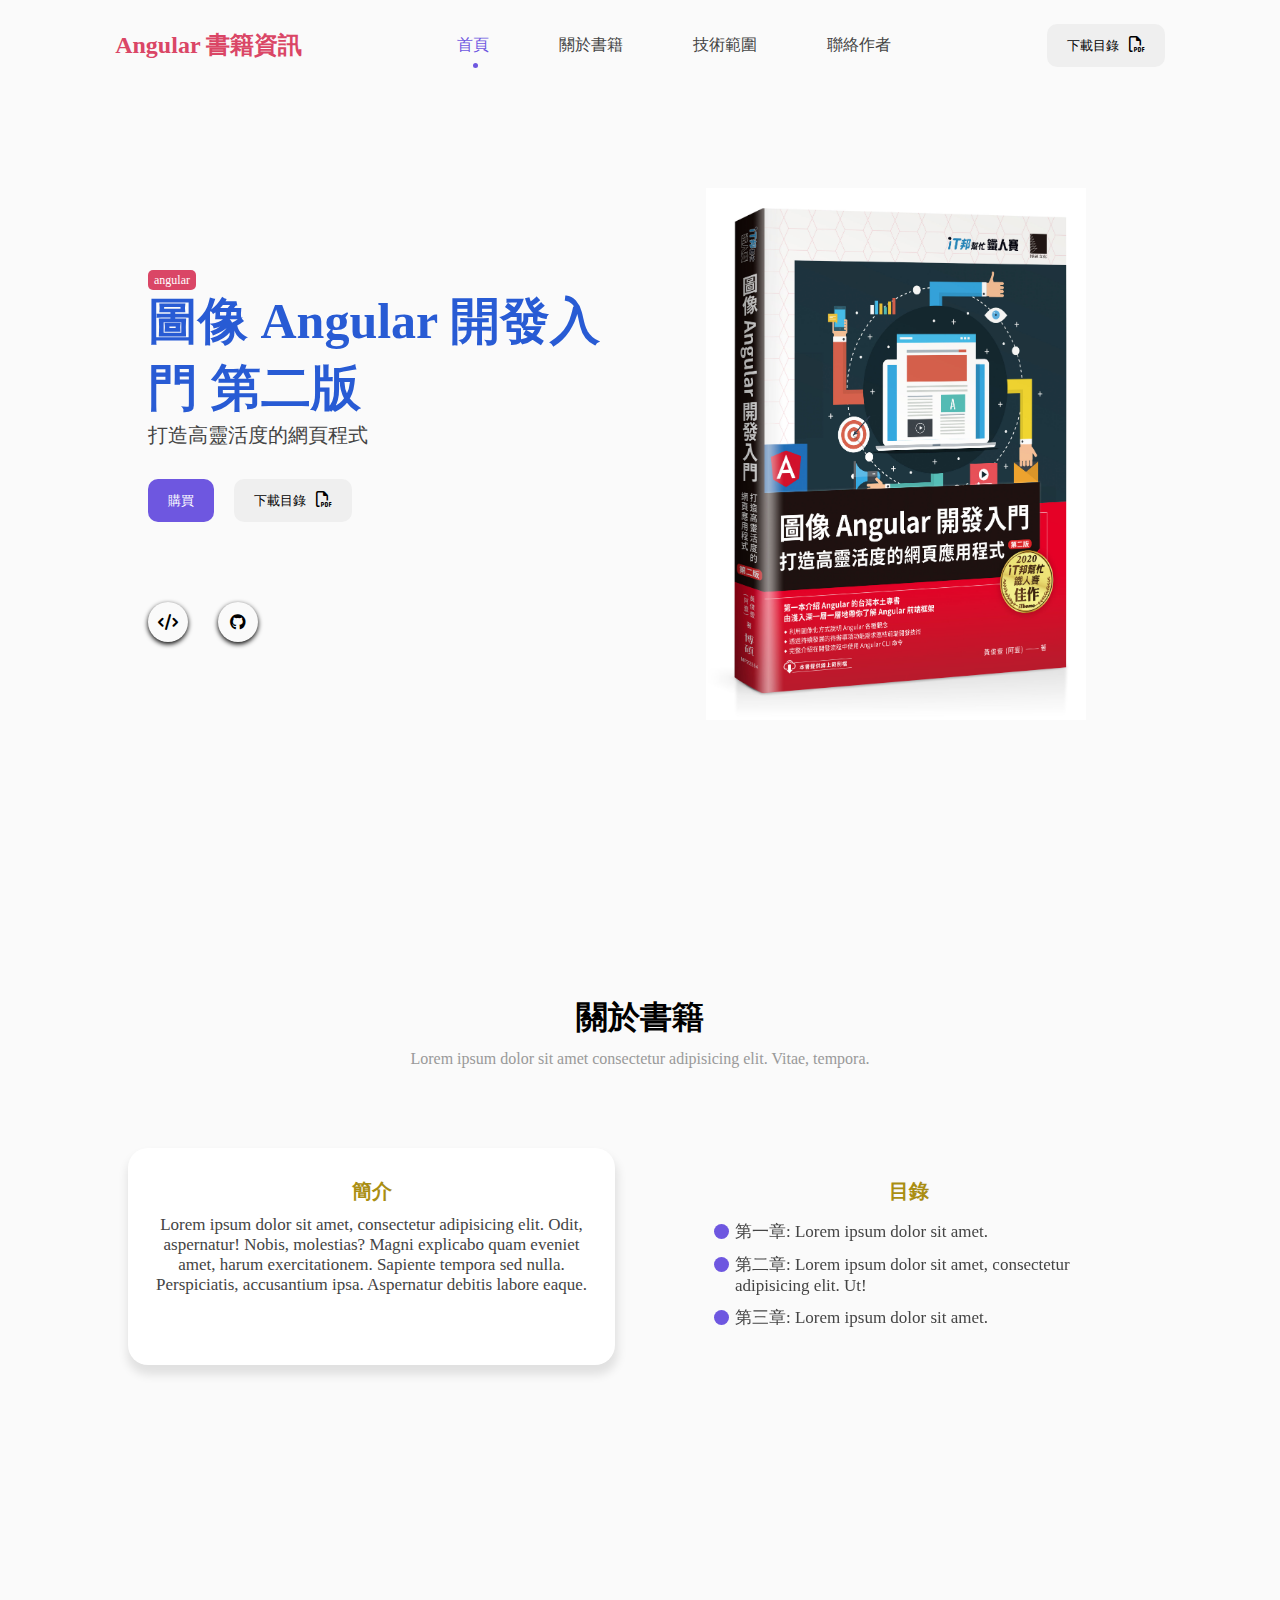
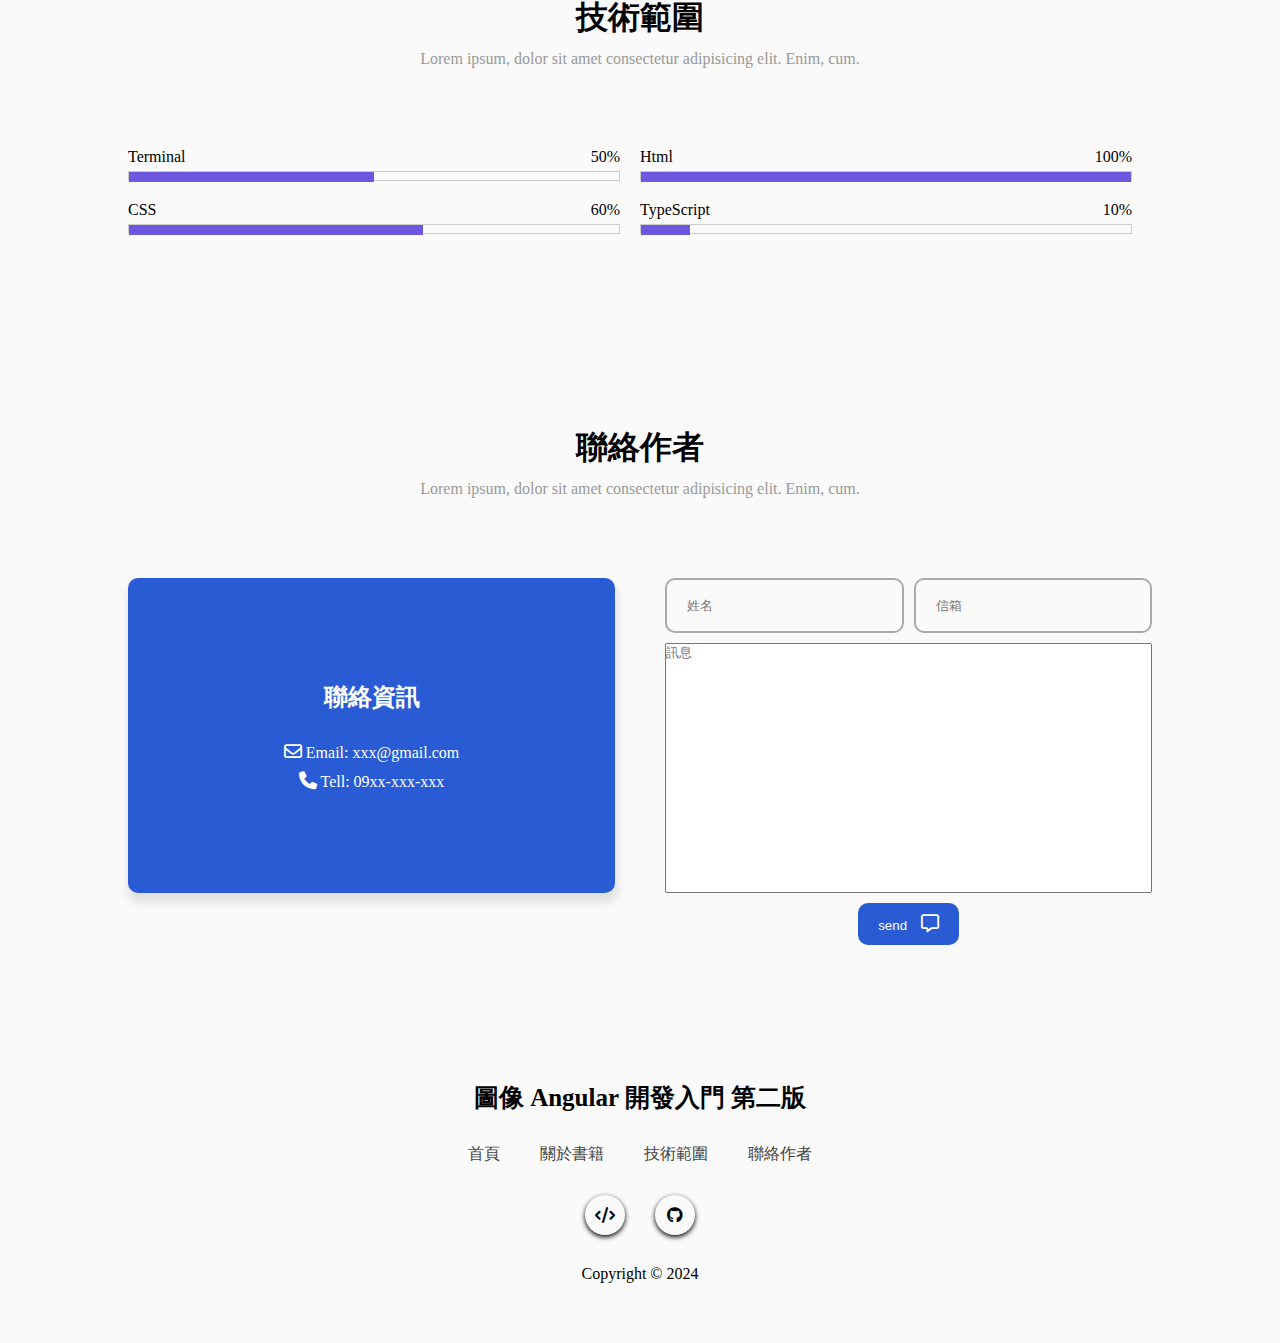
<file: src/index.html>
<!DOCTYPE html>
<html lang="en">
  <head>
    <meta charset="UTF-8" />
    <meta name="viewport" content="width=device-width, initial-scale=1.0" />
    <link rel="stylesheet" href="./style.min.css" />
    <link rel="stylesheet" href="https://cdnjs.cloudflare.com/ajax/libs/font-awesome/6.6.0/css/all.min.css" />
    <title>Angular 書籍資訊</title>
  </head>
  <body>
    <div class="container">
      <nav id="header">
        <div class="nav-logo">Angular 書籍資訊</div>
        <ul class="nav-menu">
          <li class="nav-item">
            <a href="#home" class="nav-link active-link">首頁</a>
          </li>
          <li class="nav-item">
            <a href="#book" class="nav-link">關於書籍</a>
          </li>
          <li class="nav-item">
            <a href="#skill" class="nav-link">技術範圍</a>
          </li>
          <li class="nav-item">
            <a href="#contact" class="nav-link">聯絡作者</a>
          </li>
        </ul>
        <div>
          <button type="button" class="btn">下載目錄<i class="fa-regular fa-file-pdf"></i></button>
        </div>
      </nav>
      <main class="wrapper">
        <section id="home" class="home-box">
          <div class="home-text">
            <div class="tag"><span>angular</span></div>
            <div class="name">圖像 Angular 開發入門 第二版</div>
            <div class="subtitle">打造高靈活度的網頁程式</div>
            <div class="text-btn">
              <button type="button" class="btn blue-btn">購買</button>
              <button type="button" class="btn">下載目錄<i class="fa-regular fa-file-pdf"></i></button>
            </div>
            <div class="icons">
              <div class="icon"><i class="fa-solid fa-code"></i></div>
              <div class="icon"><i class="fa-brands fa-github"></i></div>
            </div>
          </div>
          <div class="home-image">
            <div class="image">
              <img src="./assets/images/Angular.jpg" alt="angular" />
            </div>
          </div>
        </section>
        <section id="book" class="section">
          <div class="top-header">
            <h1>關於書籍</h1>
            <span>Lorem ipsum dolor sit amet consectetur adipisicing elit. Vitae, tempora.</span>
          </div>
          <div class="about-container">
            <div class="introduce">
              <div class="card">
                <h3>簡介</h3>
                <div>
                  Lorem ipsum dolor sit amet, consectetur adipisicing elit. Odit, aspernatur! Nobis, molestias? Magni explicabo quam eveniet
                  amet, harum exercitationem. Sapiente tempora sed nulla. Perspiciatis, accusantium ipsa. Aspernatur debitis labore eaque.
                </div>
              </div>
            </div>
            <div class="contents">
              <div class="list">
                <h3>目錄</h3>
                <div class="item">第一章: Lorem ipsum dolor sit amet.</div>
                <div class="item">第二章: Lorem ipsum dolor sit amet, consectetur adipisicing elit. Ut!</div>
                <div class="item">第三章: Lorem ipsum dolor sit amet.</div>
              </div>
            </div>
          </div>
        </section>
        <section id="skill" class="section">
          <div class="top-header">
            <h1>技術範圍</h1>
            <span>Lorem ipsum, dolor sit amet consectetur adipisicing elit. Enim, cum.</span>
          </div>
          <div class="skill-container">
            <div class="skill-item">
              <span class="skill">
                <span>Terminal</span>
                <span>50%</span>
              </span>
              <div class="progress-bar-wrap">
                <div class="progress-bar" style="width: 50%"></div>
              </div>
            </div>
            <div class="skill-item">
              <span class="skill">
                <span>Html</span>
                <span>100%</span>
              </span>
              <div class="progress-bar-wrap">
                <div class="progress-bar" style="width: 100%"></div>
              </div>
            </div>
            <div class="skill-item">
              <span class="skill">
                <span>CSS</span>
                <span>60%</span>
              </span>
              <div class="progress-bar-wrap">
                <div class="progress-bar" style="width: 60%"></div>
              </div>
            </div>
            <div class="skill-item">
              <span class="skill">
                <span>TypeScript</span>
                <span>10%</span>
              </span>
              <div class="progress-bar-wrap">
                <div class="progress-bar" style="width: 10%"></div>
              </div>
            </div>
          </div>
        </section>
        <section id="contact" class="section">
          <div class="top-header">
            <h1>聯絡作者</h1>
            <span>Lorem ipsum, dolor sit amet consectetur adipisicing elit. Enim, cum.</span>
          </div>
          <div class="contact-container">
            <div class="info">
              <div class="contact-info">
                <h2>聯絡資訊</h2>
                <div><i class="fa-regular fa-envelope"></i> Email: xxx@gmail.com</div>
                <div><i class="fa-solid fa-phone"></i> Tell: 09xx-xxx-xxx</div>
              </div>
            </div>
            <div class="form">
              <input type="text" placeholder="姓名" />
              <input type="email" placeholder="信箱" />
              <textarea placeholder="訊息"></textarea>
              <button type="button" class="btn">send <i class="fa-regular fa-message"></i></button>
            </div>
          </div>
        </section>
      </main>
      <footer>
        <div class="top-footer">圖像 Angular 開發入門 第二版</div>
        <ul class="footer-menu">
          <li class="menu-item"><a href="#home">首頁</a></li>
          <li class="menu-item"><a href="#about">關於書籍</a></li>
          <li class="menu-item"><a href="#skill">技術範圍</a></li>
          <li class="menu-item"><a href="#contact">聯絡作者</a></li>
        </ul>
        <div class="footer-icon">
          <div class="icon"><i class="fa-solid fa-code"></i></div>
          <div class="icon"><i class="fa-brands fa-github"></i></div>
        </div>
        <div class="bootom-footer">Copyright &copy; 2024</div>
      </footer>
    </div>
    <script src="./main.js"></script>
  </body>
</html>
</file>
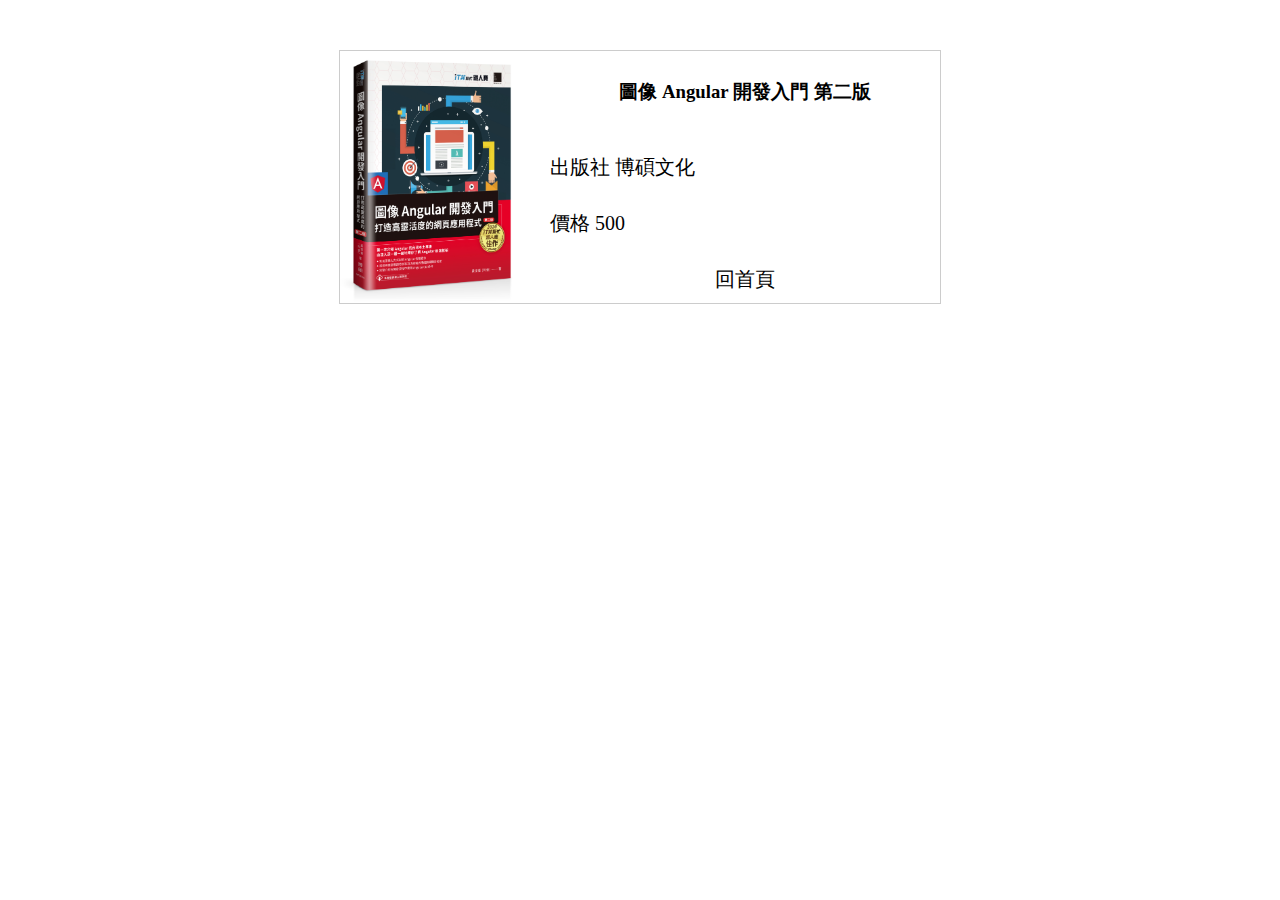
<file: src/angular.html>
<!DOCTYPE html>
<html lang="en">
  <head>
    <meta charset="UTF-8" />
    <meta name="viewport" content="width=device-width, initial-scale=1.0" />
    <title>圖像 Angular 開發入門 第二版</title>
    <link rel="stylesheet" href="./angular.min.css"
  </head>
  <body>
    <section class="container">
      <img src="./assets/images/Angular.jpg" alt="Angular" width=180" />
      <h3>圖像 Angular 開發入門 第二版</h3>
      <div class="column">
        <label>出版社</label>
        <span>博碩文化</span>
      </div>
      <div class="column">
        <label>價格 </label>
        <span>500</span>
      </div>
      <div class="toolbar">
        <a href="./index.html">回首頁</a>
      </div>
    </section>
  </body>
</html>
</file>
<file: src/style.min.css>
nav{background-color:var(--body-color);position:fixed;width:100%;height:90px;line-height:90px;padding-inline:9vw;display:flex;justify-content:space-between}nav .nav-logo{font-size:24px;font-weight:600;color:var(--logo-color)}nav ul{display:flex;list-style:none}nav ul .nav-link{text-decoration:none;color:var(--text-color);font-weight:500;padding-inline:15px;margin-inline:20px}nav ul .active-link{position:relative;color:var(--first-color)}nav ul .active-link::after{content:"";position:absolute;width:5px;height:5px;background-color:var(--first-color);left:50%;bottom:-15px;border-radius:50%}.btn{font-weight:500;padding:12px 20px;background-color:#efefef;border:none;border-radius:10px;cursor:pointer}.btn:hover{background-color:var(--second-color);color:var(--white-color)}.btn>i{margin-left:10px}.home-text{padding-left:20px;min-height:80vh;width:50%;display:flex;flex-direction:column;justify-content:center}.home-text .tag>span{background-color:var(--logo-color);color:var(--white-color);padding:3px 6px;font-size:12px;border-radius:5px}.home-text .name{font-size:50px;font-weight:600;color:var(--third-color)}.home-text .subtitle{font-size:20px;margin-bottom:30px;color:var(--text-color)}.home-text .text-btn{display:flex;gap:20px}.home-text .text-btn>.blue-btn{background-color:var(--first-color);color:var(--white-color)}.home-text .text-btn>.blue-btn:hover{color:var(--first-color-hover)}.home-text .icons{display:flex;margin-top:5em;gap:30px}.home-image{display:flex;justify-content:right;align-items:center;width:50%;min-height:80vh}.home-image .image{width:380px;margin:0 auto;overflow:hidden}.home-image .image img{width:380px}.about-container{display:flex;justify-content:space-between;width:100%;gap:50px}.about-container .introduce,.about-container .contents{width:50%}.about-container h3{margin-bottom:10px;font-size:20px;font-weight:600;color:var(--second-color)}.about-container .card{display:flex;align-items:center;flex-direction:column;padding:30px 20px 70px;width:100%;background-color:var(--white-color);border-radius:20px;box-shadow:1px 8px 10px 2px var(--first-shadow-color)}.about-container .card div{text-align:center;font-size:17px;color:var(--text-color)}.about-container .list{display:flex;flex-direction:column;padding:30px 65px 70px;width:100%}.about-container .list h3{text-align:center}.about-container .list .item{font-size:17px;padding:5px;color:var(--text-color);position:relative}.about-container .list .item::before{box-sizing:border-box;content:"";position:absolute;top:9px;left:-16px;width:15px;height:15px;border-radius:50px;background-color:var(--first-color)}.skill-container{display:flex;width:100%;gap:20px;flex-wrap:wrap}.skill-container .skill-item{flex-basis:calc(50% - 20px);display:flex;flex-direction:column;gap:5px}.skill-container .skill-item .skill{display:flex;justify-content:space-between;align-items:center}.skill-container .skill-item .progress-bar-wrap{height:10px;border:1px solid #ccc}.skill-container .skill-item .progress-bar-wrap .progress-bar{height:10px;background-color:var(--first-color)}.contact-container{display:flex;justify-content:space-between;width:100%;gap:50px}.contact-container .info,.contact-container .form{width:50%}.contact-container .contact-info{display:flex;flex-direction:column;justify-content:center;align-items:center;padding:20px 30px;width:100%;height:315px;background-color:var(--third-color);color:var(--white-color);border-radius:10px;gap:10px;box-shadow:1px 8px 10px 2px var(--first-shadow-color)}.contact-container .contact-info>h2{margin-bottom:20px}.contact-container .contact-info i{font-size:18px}.contact-container .form{display:grid;grid-template-columns:repeat(2, 1fr);grid-template-rows:55px 250px 1fr;gap:10px}.contact-container .form input{background:rgba(0,0,0,0);border:2px solid #aaa;border-radius:10px;padding:15px 20px;outline:none}.contact-container .form textarea{grid-column:1/3;resize:none}.contact-container .form .btn{margin:0 auto;grid-column:1/3;background-color:var(--third-color);color:var(--white-color)}.contact-container .form i{font-size:18px}footer{display:flex;justify-content:center;align-items:center;flex-direction:column;row-gap:30px;padding-block:40px 60px}footer .top-footer{font-size:25px;font-weight:600}footer .footer-menu{display:flex}footer .footer-menu .menu-item{list-style:none}footer .footer-menu .menu-item a{text-decoration:none;color:var(--text-color);font-weight:500;margin-inline:20px}footer .footer-icon{display:flex;gap:30px}footer .bottom-footer{font-size:14px;margin-top:10px}:root{--body-color: rgb(250, 250, 250);--logo-color: rgb(218, 70, 102);--white-color: rgb(255, 255, 255);--text-color: rgb(68, 68, 68);--first-color: rgb(110, 87, 224);--first-color-hover: rgb(40, 91, 212);--first-shadow-color: rgb(0, 0, 0, 0.1);--second-color: rgb(170, 142, 18);--third-color: rgb(40, 91, 212)}html{scroll-behavior:smooth}body{background-color:#fafafa}body .container{width:100%}*{margin:0;padding:0;box-sizing:border-box}.wrapper{padding-inline:10vw}.wrapper .home-box{display:flex;padding-block:6em;height:100vh;min-height:700px}.wrapper .section{padding-block:6em}.wrapper .section .top-header{text-align:center;margin-bottom:5em}.wrapper .section .top-header h1{font-weight:600;margin-bottom:10px}.wrapper .section .top-header span{color:#999}i{font-size:16px}.icon{display:flex;justify-content:center;align-items:center;width:40px;height:40px;box-shadow:0px 2px 5px 0px #000;border-radius:50%;cursor:pointer}/*# sourceMappingURL=style.min.css.map */
</file>
<file: src/angular.min.css>
section.container{margin:0 auto;margin-top:50px;width:600px;border:solid 1px #ccc;display:grid;grid-template-columns:200px 1fr;gap:10px}section img{grid-row:1/5}section h3,section div.toolbar{text-align:center;align-self:center}section div.column{font-size:20px;align-self:center}section a{color:#000;text-decoration:none;font-size:20px}section a:active,section a:hover,section a:focus{color:#000;text-decoration:none}/*# sourceMappingURL=angular.min.css.map */
</file>
